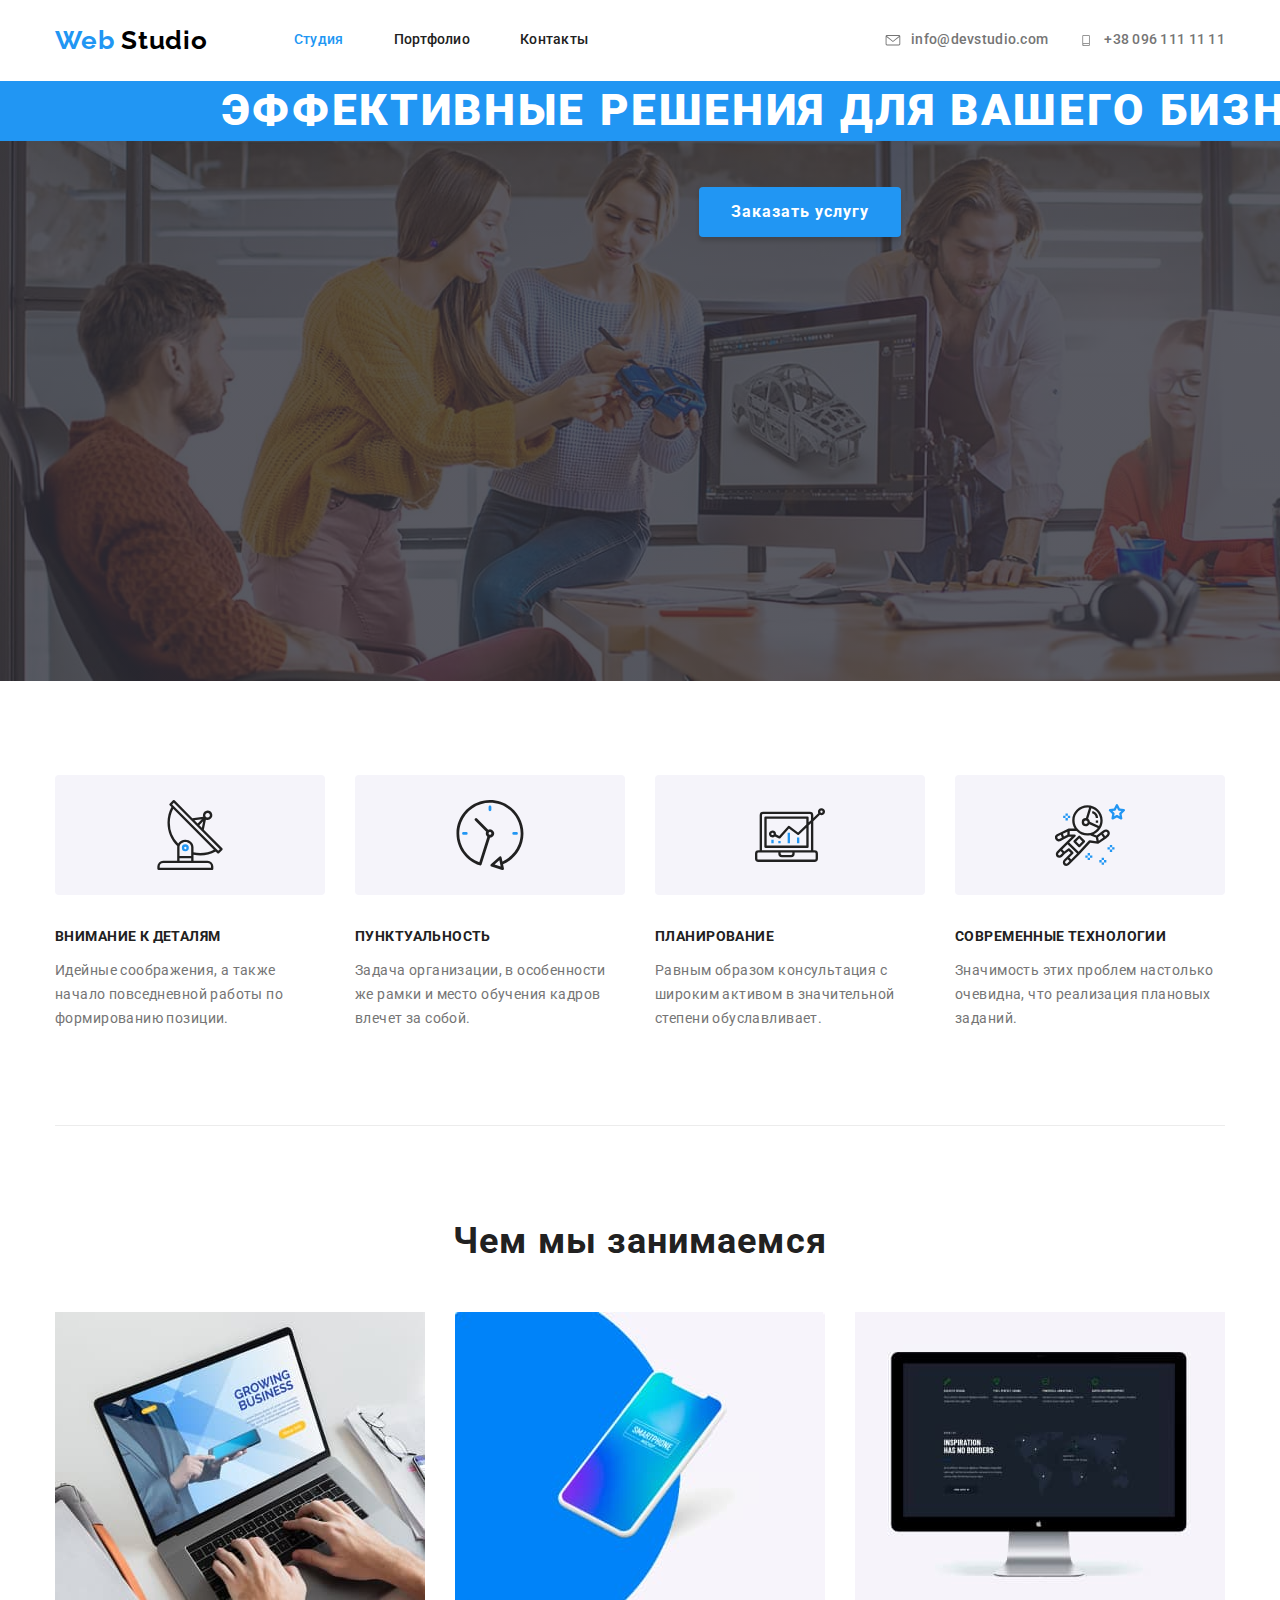
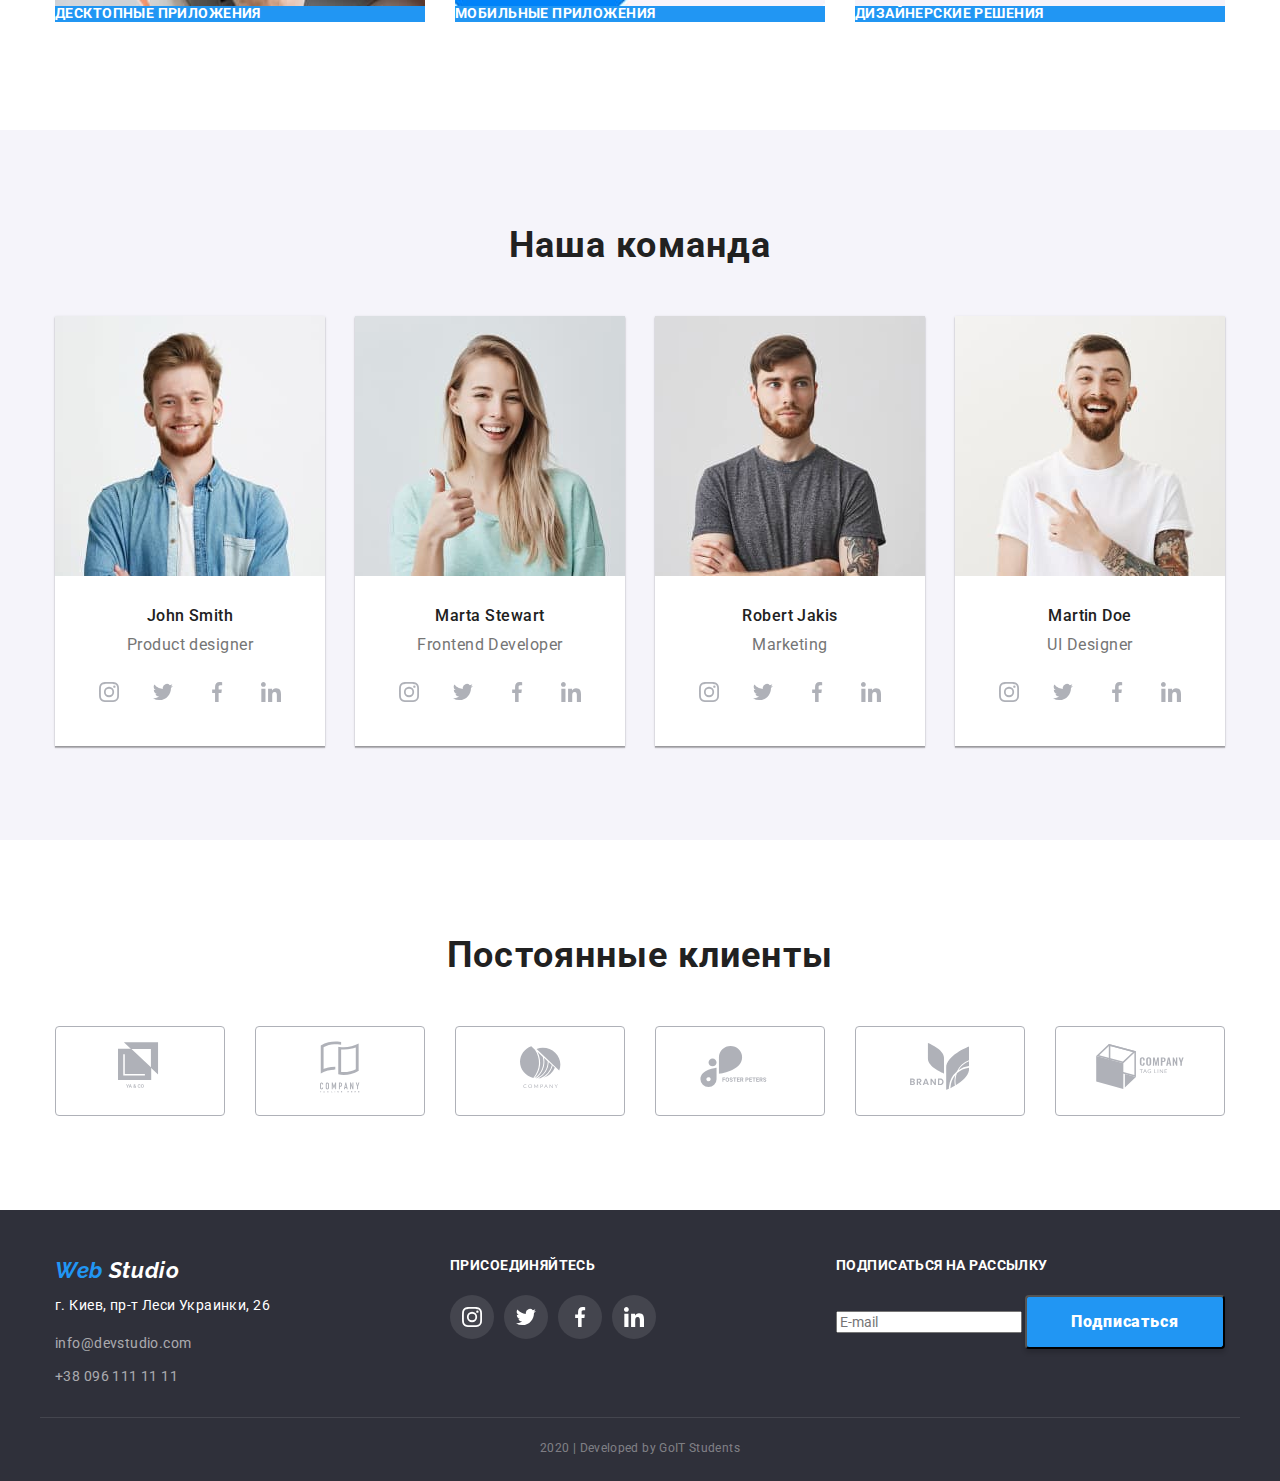
<file: index.html>
<!DOCTYPE html>
<html lang="ru">
<head>
  <meta charset="UTF-8">
  <meta name="viewport" content="width=device-width, initial-scale=1.0">
  <link href="https://fonts.googleapis.com/css2?family=Raleway:wght@700&family=Roboto:wght@400;500;700;900&display=swap" rel="stylesheet">
  <link
      rel="stylesheet"
      href="https://cdnjs.cloudflare.com/ajax/libs/modern-normalize/0.6.0/modern-normalize.min.css">
  <link rel="stylesheet" href="./css/styles.css">
  <title>Web Studio v.1</title>
</head>
<body>

  <header>
    <div class="container topline">
      <nav class="main-nav"> 
        <a href="./index.html" class="logo ancor"><span class="web">Web</span> Studio</a>
  
        <ul class="site-nav list">
          <li class="item"><a href="./index.html" class="link current ancor">Студия</a></li>
          <li class="item"><a href="./portfolio.html" class="link ancor">Портфолио</a></li>
          <li class="item"><a href="#" class="link ancor">Контакты</a></li>
        </ul>
      </nav>
  
      <ul class="site-auth list">
        <li class="item">
          <span class="site-auth-button">
            <a href="mailto:info@devstudio.com" class="site-auth-link link">
              <svg class="site-auth-icon" width="16" height="11.2">
              <use href="./images/sprite.svg#icon-mail"></use>
              </svg>
            info@devstudio.com</a>
          </span>
          
        </li>
        <li class="item">
          <span class="site-auth-button">
            <a href="tel:+380961111111" class="site-auth-link link">
              <svg class="site-auth-icon" width="10" height="14.94">
              <use href="./images/sprite.svg#icon-tel"></use>
            </svg>
              +38 096 111 11 11</a>
          </span>
        </li>
      </ul>
    </div>
  </header>



  <main>
    <!-- Hero -->
    <section class="hero">

      <div class="overlay">
        <h1 class="hero-title">эффективные решения для вашего бизнеса</h1>
        <a href="#" class="button ancor">Заказать услугу</a>
      </div>
    </section>

    <!-- Advantages -->
    <section class="advantages"> 
      
      <div class="container">
        <h2 class="visually-hidden">Преимущества</h2>
        <ul class="list advantages-list">
          <li class="advantages-item">
            <div class="advantages-icon-bcg">
              <svg class="advantages-icon" width="70" height="70">
                <use href="./images/sprite.svg#icon-antenna"></use>
              </svg>
            </div>
            <h3 class="advantages-titles">Внимание к деталям</h3>
            <p class="advantages-text">Идейные соображения, а также начало повседневной работы по формированию позиции.</p>
          </li>
          <li class="advantages-item">
            <div class="advantages-icon-bcg">
              <svg class="advantages-icon" width="70" height="70">
                <use href="./images/sprite.svg#icon-clock"></use>
              </svg>
            </div>
            <h3 class="advantages-titles">Пунктуальность</h3>
            <p class="advantages-text">Задача организации, в особенности же рамки и место обучения кадров влечет за собой.</p>
          </li>
          <li class="advantages-item">
            <div class="advantages-icon-bcg">
              <svg class="advantages-icon" width="70" height="70">
                <use href="./images/sprite.svg#icon-diagram"></use>
              </svg>
            </div>
            <h3 class="advantages-titles">Планирование</h3>
            <p class="advantages-text">Равным образом консультация с широким активом в значительной степени обуславливает.</p>
          </li>
          <li class="advantages-item">
            <div class="advantages-icon-bcg">
              <svg class="advantages-icon" width="70" height="70">
                <use href="./images/sprite.svg#icon-astronaut"></use>
              </svg>
            </div>
            <h3 class="advantages-titles">Современные технологии</h3>
            <p class="advantages-text">Значимость этих проблем настолько очевидна, что реализация плановых заданий.</p>
          </li>
        </ul>
      </div>
    </section>

    <!-- What we do -->
    <section class="specialization">

      <h2 class="section-title">Чем мы занимаемся</h2>
      <div class="container">
        <ul class="list spec-list">
          <li class="spec-item">
            <img src="./images/desctop.jpg" alt="Ноутбук" width="370">
            <h3 class="spec-titles">Десктопные приложения</h3>
          </li>
          <li class="spec-item">
            <img src="./images/smartphone.jpg" alt="Смартфон" width="370">
            <h3 class="spec-titles">Мобильные приложения</h3>
          </li>
          <li class="spec-item">
            <img src="./images/comp.jpg" alt="Дизайн" width="370">
            <h3 class="spec-titles">Дизайнерские решения</h3>
          </li>
        </ul>
      </div>
    </section>

    <!-- Our team -->
    <section class="team">

      <h2 class="section-title">Наша команда</h2>
      <div class="container">
        <ul class="team-list list">
          <li class="team-item">
            <img src="./images/John.jpg" alt="John Smith" width="270">
            <h3 class="team-names">John Smith</h3>
            <p class="team-jobs">Product designer</p>
            <ul class="icons-list list">
              <li>
                <a href="" aria-label="Ссылка на Instagram">
                <svg class="team-icon" width="44" height="44">
                  <use href="./images/sprite.svg#icon-insta"></use>
                </svg>
              </a>
            </li>
              <li><a href="" aria-label="Ссылка на Twitter">
                <svg class="team-icon" width="44" height="44">
                  <use href="./images/sprite.svg#icon-twit"></use>
                </svg>
              </a>
            </li>
              <li><a href="" aria-label="Ссылка на Facebook">
                <svg class="team-icon" width="44" height="44">
                  <use href="./images/sprite.svg#icon-fb"></use>
                </svg>
              </a>
            </li>
              <li><a href="" aria-label="Ссылка на Linkedin">
                <svg class="team-icon" width="44" height="44">
                  <use href="./images/sprite.svg#icon-in"></use>
                </svg>
              </a>
            </li>
            </ul>
          </li>
          <li class="team-item">
            <img src="./images/Marta.jpg" alt="Marta Stewart" width="270">
            <h3 class="team-names">Marta Stewart</h3>
            <p class="team-jobs">Frontend Developer</p>
            <ul class="icons-list list">
              <li>
                <a href="" aria-label="Ссылка на Instagram">
                <svg class="team-icon" width="44" height="44">
                  <use href="./images/sprite.svg#icon-insta"></use>
                </svg>
              </a>
            </li>
              <li><a href="" aria-label="Ссылка на Twitter">
                <svg class="team-icon" width="44" height="44">
                  <use href="./images/sprite.svg#icon-twit"></use>
                </svg>
              </a>
            </li>
              <li><a href="" aria-label="Ссылка на Facebook">
                <svg class="team-icon" width="44" height="44">
                  <use href="./images/sprite.svg#icon-fb"></use>
                </svg>
              </a>
            </li>
              <li><a href="" aria-label="Ссылка на Linkedin">
                <svg class="team-icon" width="44" height="44">
                  <use href="./images/sprite.svg#icon-in"></use>
                </svg>
              </a>
            </li>
            </ul>
          </li>
          <li class="team-item">
            <img src="./images/Robert.jpg" alt="Robert Jakis" width="270">
            <h3 class="team-names">Robert Jakis</h3>
            <p class="team-jobs">Marketing</p>
            <ul class="icons-list list">
              <li>
                <a href="" aria-label="Ссылка на Instagram">
                <svg class="team-icon" width="44" height="44">
                  <use href="./images/sprite.svg#icon-insta"></use>
                </svg>
              </a>
            </li>
              <li><a href="" aria-label="Ссылка на Twitter">
                <svg class="team-icon" width="44" height="44">
                  <use href="./images/sprite.svg#icon-twit"></use>
                </svg>
              </a>
            </li>
              <li><a href="" aria-label="Ссылка на Facebook">
                <svg class="team-icon" width="44" height="44">
                  <use href="./images/sprite.svg#icon-fb"></use>
                </svg>
              </a>
            </li>
              <li><a href="" aria-label="Ссылка на Linkedin">
                <svg class="team-icon" width="44" height="44">
                  <use href="./images/sprite.svg#icon-in"></use>
                </svg>
              </a>
            </li>
            </ul>
          </li>
          <li class="team-item">
            <img src="./images/Martin.jpg" alt="Martin Doe" width="270">
            <h3 class="team-names">Martin Doe</h3>
            <p class="team-jobs">UI Designer</p>
            <ul class="icons-list list">
              <li>
                <a href="" aria-label="Ссылка на Instagram">
                <svg class="team-icon" width="44" height="44">
                  <use href="./images/sprite.svg#icon-insta"></use>
                </svg>
              </a>
            </li>
              <li><a href="" aria-label="Ссылка на Twitter">
                <svg class="team-icon" width="44" height="44">
                  <use href="./images/sprite.svg#icon-twit"></use>
                </svg>
              </a>
            </li>
              <li><a href="" aria-label="Ссылка на Facebook">
                <svg class="team-icon" width="44" height="44">
                  <use href="./images/sprite.svg#icon-fb"></use>
                </svg>
              </a>
            </li>
              <li><a href="" aria-label="Ссылка на Linkedin">
                <svg class="team-icon" width="44" height="44">
                  <use href="./images/sprite.svg#icon-in"></use>
                </svg>
              </a>
            </li>
            </ul>
          </li>
        </ul>
      </div>
    </section>

    <!-- Regular customers -->
    <section class="customers">

      <h2 class="section-title">Постоянные клиенты</h2>
      <div class="container">
        <ul class="list customers-list">
          <li class="customers-item">
            <div class="customers-link">
              <a href="#" aria-label="Ссылка на YA&CO">
                <svg class="customers-icon" width="44.27" height="49.23">
                  <use href="./images/sprite.svg#icon-client1"></use>
                </svg>
              </div>
            </a>
          </li>
          <li class="customers-item">
            <div class="customers-link">
              <a href="#" aria-label="Ссылка на Company tagline here">
                <svg class="customers-icon" width="40" height="52">
                  <use href="./images/sprite.svg#icon-client2"></use>
                </svg> 
              </a>
            </div>
          </li> 
          <li class="customers-item">
            <div class="customers-link">
              <a href="#" aria-label="Ссылка на Company">
                <svg class="customers-icon" width="41" height="42.6">
                  <use href="./images/sprite.svg#icon-client3"></use>
                </svg> 
              </a>
            </div>
          </li>
          <li class="customers-item"> 
            <div class="customers-link">
              <a href="#" aria-label="Ссылка на Foster Peters">
                <svg class="customers-icon" width="79.66" height="42.02">
                  <use href="./images/sprite.svg#icon-client4"></use>
                </svg> 
              </a>
            </div>
          </li>
          <li class="customers-item">
            <div class="customers-link">
              <a href="#" aria-label="Ссылка на Brand">
                <svg class="customers-icon" width="59" height="47">
                  <use href="./images/sprite.svg#icon-client5"></use>
                </svg> 
              </a>
            </div>
          <li class="customers-item">
            <div class="customers-link">
              <a href="#" aria-label="Ссылка на Compane tag line">
                <svg class="customers-icon" width="88.48" height="45.44">
                  <use href="./images/sprite.svg#icon-client6"></use>
                </svg> 
              </a>
            </div>
          </li>
        </ul>
      </div>
    </section>
    
  </main>

  <!-- Footer -->  
  <footer class="footer">

    <div class="container footer-flex">
      <address class="address footer-container">
        <p class="footer-logo"><span class="web">Web</span> Studio</p>
        <p class="exact-address">г. Киев, пр-т Леси Украинки, 26</p> 
        <a href="mailto:info@devstudio.com" class="footer-contact ancor">info@devstudio.com</a>
        <a href="tel:+380961111111" class="footer-contact ancor">+38 096 111 11 11</a>
      </address>
  
      <div class="connect-container footer-container">
        <p class="connect">Присоединяйтесь</p>
        <ul class="icons-list list">
          <li>
            <a href="" aria-label="Ссылка на Instagram">
            <svg class="team-icon" width="44" height="44">
              <use href="./images/sprite.svg#icon-insta"></use>
            </svg>
          </a>
        </li>
          <li><a href="" aria-label="Ссылка на Twitter">
            <svg class="team-icon" width="44" height="44">
              <use href="./images/sprite.svg#icon-twit"></use>
            </svg>
          </a>
        </li>
          <li><a href="" aria-label="Ссылка на Facebook">
            <svg class="team-icon" width="44" height="44">
              <use href="./images/sprite.svg#icon-fb"></use>
            </svg>
          </a>
        </li>
          <li><a href="" aria-label="Ссылка на Linkedin">
            <svg class="team-icon" width="44" height="44">
              <use href="./images/sprite.svg#icon-in"></use>
            </svg>
          </a>
        </li>
      </ul>
      </div>
        
      <div class="footer-container">
        <p class="connect">Подписаться на рассылку</p>
        <input type="email" placeholder="E-mail" class="email">
        <button class="button btn-add">Подписаться</button>
      </div>
    </div>
    <p class="copyright">2020 | Developed by GoIT Students </p> 
    
  </footer>
</body>
</html>
</file>
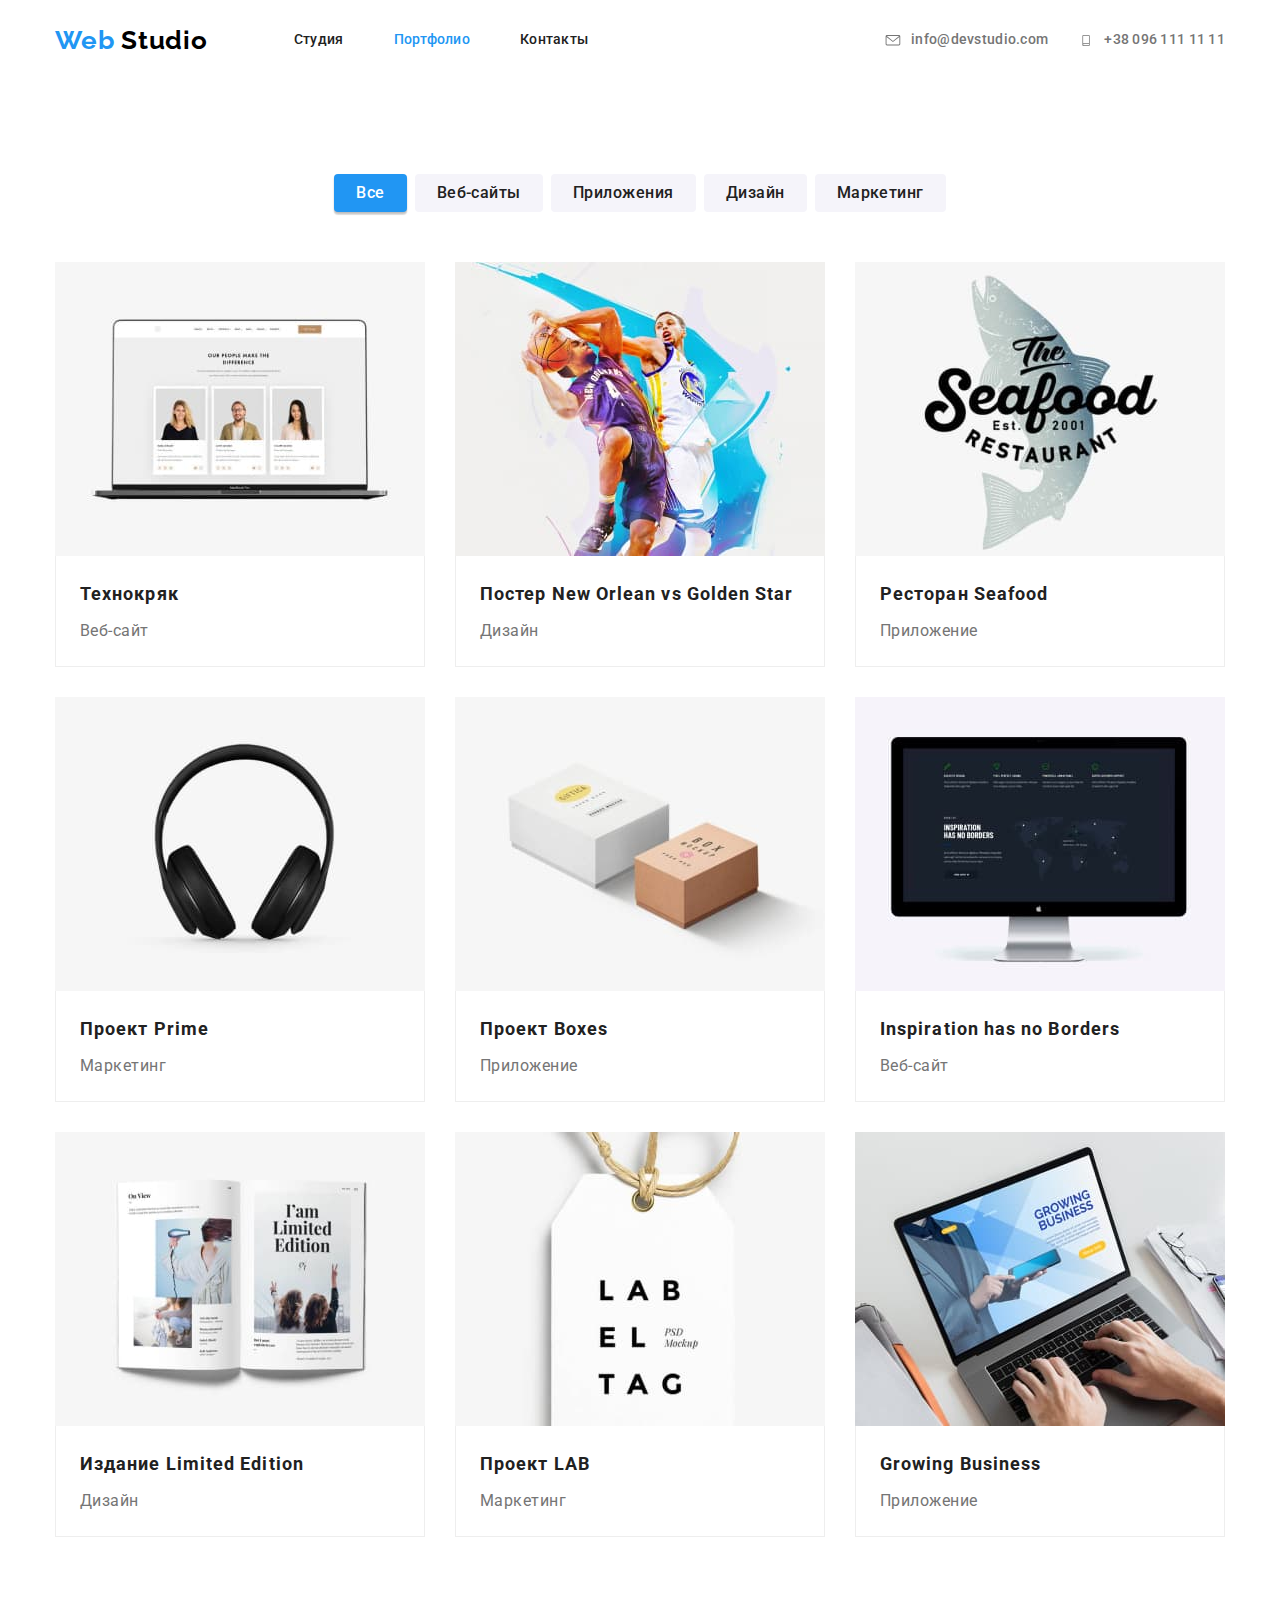
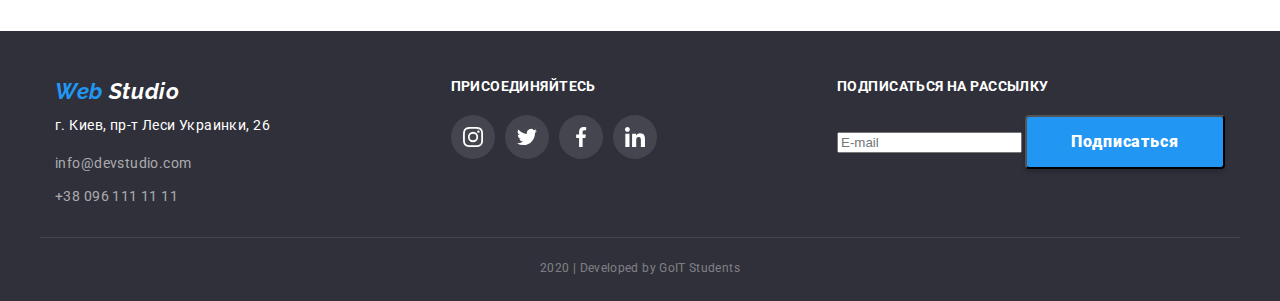
<file: portfolio.html>
<!DOCTYPE html>
<html lang="en">
<head>
  <meta charset="UTF-8">
  <meta name="viewport" content="width=device-width, initial-scale=1.0">
  <link href="https://fonts.googleapis.com/css2?family=Raleway:wght@700&family=Roboto:wght@400;500;700;900&display=swap" rel="stylesheet">
  <link rel="stylesheet" href="./css/styles.css">
  <title>Portfolio</title>
</head>
<body>

  <header>
    <div class="container topline">
      <nav class="main-nav"> 
        <a href="./index.html" class="logo ancor"><span class="web">Web</span> Studio</a>
  
        <ul class="site-nav list">
          <li class="item"><a href="./index.html" class="link ancor">Студия</a></li>
          <li class="item"><a href="./portfolio.html" class="link current ancor">Портфолио</a></li>
          <li class="item"><a href="#" class="link ancor">Контакты</a></li>
        </ul>
      </nav>
  
      <ul class="site-auth list">
        <li class="item">
          <span class="site-auth-button">
            <a href="mailto:info@devstudio.com" class="site-auth-link link">
              <svg class="site-auth-icon" width="16" height="11.2">
              <use href="./images/sprite.svg#icon-mail"></use>
              </svg>
            info@devstudio.com</a>
          </span>
          
        </li>
        <li class="item">
          <span class="site-auth-button">
            <a href="tel:+380961111111" class="site-auth-link link">
              <svg class="site-auth-icon" width="10" height="14.94">
              <use href="./images/sprite.svg#icon-tel"></use>
            </svg>
              +38 096 111 11 11</a>
          </span>
        </li>
      </ul>
    </div>
  </header>


  <main class="main">

  <!-- Filters -->
  <section class="filters">
    <h2 class="visually-hidden">Фильтры</h2> 
    <ul class="list container">
      <div class="filters-list">
        <li class="item"><a href="#" class="button-primary ancor">Все</a></li>
        <li class="item"><a href="#" class="button-secondary ancor">Веб-сайты</a></li>
        <li class="item"><a href="#" class="button-secondary ancor">Приложения</a></li>
        <li class="item"><a href="#" class="button-secondary ancor">Дизайн</a></li>
        <li class="item"><a href="#" class="button-secondary ancor">Маркетинг</a></li>
      </div>
    </ul>
  </section>

  
  <!-- Rows -->
  <section class="rows">
    <h1 class="visually-hidden">Примеры работ</h1> 
    <div class="container">
      <ul class="examples list flex-examples">
        <li class="flex-examples-elements">
          <a href="#"><img src="./images/techno.jpg" alt="Технокряк" width="370"></a>
          <div class="card-content">
            <p class="examples-text">Технокряк это современная площадка распространения коронавируса. Компании используют эту платформу для цифрового шпионажа и атак на защищённые сервера конкурентов.</p>
            <h2 class="examples-headings">Технокряк</h2>
            <p class="examples-type">Веб-сайт</p>
          </div>
        </li>
        <li class="flex-examples-elements">
          <a href="#"><img src="./images/poster.jpg" alt="Постер New Orlean vs Golden Stars" width="370"></a>
          <div class="card-content">
            <p class="examples-text">Технокряк это современная площадка распространения коронавируса. Компании используют эту платформу для цифрового шпионажа и атак на защищённые сервера конкурентов.</p>
            <h2 class="examples-headings">Постер New Orlean vs Golden Star</h2>
            <p class="examples-type">Дизайн</p>
          </div>
        </li>
        <li class="flex-examples-elements">
          <a href="#"><img src="./images/seafood.jpg" alt="Ресторан Seafood" width="370"></a>
          <div class="card-content">
            <p class="examples-text">Технокряк это современная площадка распространения коронавируса. Компании используют эту платформу для цифрового шпионажа и атак на защищённые сервера конкурентов.</p>
            <h2 class="examples-headings">Ресторан Seafood</h2>
            <p class="examples-type">Приложение</p>
          </div>
        </li>
        <li class="flex-examples-elements">
          <a href="#"><img src="./images/headphones.jpg" alt="Наушники" width="370"></a>
          <div class="card-content">
            <p class="examples-text">Технокряк это современная площадка распространения коронавируса. Компании используют эту платформу для цифрового шпионажа и атак на защищённые сервера конкурентов.</p>
            <h2 class="examples-headings">Проект Prime</h2>
            <p class="examples-type">Маркетинг</p>
          </div>
        </li>
        <li class="flex-examples-elements">
          <a href="#"><img src="./images/boxes.jpg" alt="Ящики" width="370"></a>
          <div class="card-content">
            <p class="examples-text">Технокряк это современная площадка распространения коронавируса. Компании используют эту платформу для цифрового шпионажа и атак на защищённые сервера конкурентов.</p>
            <h2 class="examples-headings">Проект Boxes</h2>
            <p class="examples-type">Приложение</p>
          </div>
        </li>
        <li class="flex-examples-elements">
          <a href="#"><img src="./images/comp.jpg" alt="Монитор" width="370"></a>
          <div class="card-content">
            <p class="examples-text">Технокряк это современная площадка распространения коронавируса. Компании используют эту платформу для цифрового шпионажа и атак на защищённые сервера конкурентов.</p>
            <h2 class="examples-headings">Inspiration has no Borders</h2>
            <p class="examples-type">Веб-сайт</p>
          </div>
        </li>
        <li class="flex-examples-elements">
          <a href="#"><img src="./images/magazine.jpg" alt="Журнал" width="370"></a>
          <div class="card-content">
            <p class="examples-text">Технокряк это современная площадка распространения коронавируса. Компании используют эту платформу для цифрового шпионажа и атак на защищённые сервера конкурентов.</p>
            <h2 class="examples-headings">Издание Limited Edition</h2>
            <p class="examples-type">Дизайн</p>
          </div>
        </li>
        <li class="flex-examples-elements">
          <a href="#"><img src="./images/lab.jpg" alt="Этикетка" width="370"></a>
          <div class="card-content">
            <p class="examples-text">Технокряк это современная площадка распространения коронавируса. Компании используют эту платформу для цифрового шпионажа и атак на защищённые сервера конкурентов.</p>
            <h2 class="examples-headings">Проект LAB</h2>
            <p class="examples-type">Маркетинг</p>
          </div>
        </li>
        <li class="flex-examples-elements">
          <a href="#"><img src="./images/desctop.jpg" alt="Ноутбук" width="370"></a>
          <div class="card-content">
            <p class="examples-text">Технокряк это современная площадка распространения коронавируса. Компании используют эту платформу для цифрового шпионажа и атак на защищённые сервера конкурентов.</p>
            <h2 class="examples-headings">Growing Business</h2>
            <p class="examples-type">Приложение</p>
          </div>
        </li>
    </ul>
     
    </div>
    
  </section>

</main>

 <!-- Footer -->  
 <footer class="footer">

  <div class="container footer-flex">
    <address class="address footer-container">
      <p class="footer-logo"><span class="web">Web</span> Studio</p>
      <p class="exact-address">г. Киев, пр-т Леси Украинки, 26</p> 
      <a href="mailto:info@devstudio.com" class="footer-contact ancor">info@devstudio.com</a>
      <a href="tel:+380961111111" class="footer-contact ancor">+38 096 111 11 11</a>
    </address>

    <div class="connect-container footer-container">
      <p class="connect">Присоединяйтесь</p>
      <ul class="icons-list list">
        <li>
          <a href="" aria-label="Ссылка на Instagram">
          <svg class="team-icon" width="44" height="44">
            <use href="./images/sprite.svg#icon-insta"></use>
          </svg>
        </a>
      </li>
        <li><a href="" aria-label="Ссылка на Twitter">
          <svg class="team-icon" width="44" height="44">
            <use href="./images/sprite.svg#icon-twit"></use>
          </svg>
        </a>
      </li>
        <li><a href="" aria-label="Ссылка на Facebook">
          <svg class="team-icon" width="44" height="44">
            <use href="./images/sprite.svg#icon-fb"></use>
          </svg>
        </a>
      </li>
        <li><a href="" aria-label="Ссылка на Linkedin">
          <svg class="team-icon" width="44" height="44">
            <use href="./images/sprite.svg#icon-in"></use>
          </svg>
        </a>
      </li>
    </ul>
    </div>
      
    <div class="footer-container">
      <p class="connect">Подписаться на рассылку</p>
      <input type="email" placeholder="E-mail" class="email">
      <button class="button btn-add">Подписаться</button>
    </div>
    
  </div>
  <p class="copyright">2020 | Developed by GoIT Students </p> 
  
</footer>
</body>

</html>
</file>
<file: css/styles.css>
/* Палитра */
:root {
  --primary-text-color: #757575;
  --titles-text-color: #212121;
  --accent-text-color: #2196F3;
  --main-title-color: #FFFFFF;
  --logo-text-color: #000000;
  --header-background-color: #FFFFFF;
  --main-background-color: #ffffff;
  --team-background-color: #F5F4FA;
  --footer-background-color: #2F303A;
  --footer-opaque-color: rgba(255, 255, 255, 0.6);
  --signature-text-color: rgba(255, 255, 255, 0.4);
  --icons-color: #AFB1B8;
  --icons-footer-background: rgba(255, 255, 255, 0.1);
}

/* Утилиты */
html {
  box-sizing: border-box;
}

*,
*::before,
*::after {
  box-sizing: inherit;
}

/* хотя можно было просто к <ul> и <a> применить глобально */
.list {
  list-style: none;
  padding: 0;
  margin: 0;
}

.ancor {
  text-decoration: none;
  cursor: pointer;
}

img {
 display: block;
 max-width: 100%;
 height: auto;
}

h1, h2, h3 {
  margin-top: 0;
}

.visually-hidden {
  position: absolute;
  clip: rect(0 0 0 0);
  width: 1px;
  height: 1px;
  margin: -1px;
}

body {
  color: var(--primary-text-color);
  font-family: Roboto, sans-serif;
  font-weight: 400;
  font-size: 14px;
  line-height: 1.71;
  margin: 0;
  
}

.container {
  width: 1200px;
  padding-left: 15px;
  padding-right: 15px;
  margin-left: auto;
  margin-right: auto;
  /* outline: 1px solid red; */
 
}



/* Header */

header {
  background-color: var(--header-background-color);
}

.logo {
  display: block;
  padding-top: 25px;
  padding-bottom: 25px;

  font-family: Raleway;
  font-style: normal;
  font-weight: 700;
  font-size: 26px;
  line-height: 1.19;
  letter-spacing: 0.03em;
  color: var(--logo-text-color);
  }

.logo .web {
  color: var(--accent-text-color);
}

/* Whole header */
.topline {
  display: flex;
  align-items: center;
}


/* Main nav  */
.main-nav {
  display: flex;
  
}

/* Site nav */
.site-nav {
  display: flex;
  margin-left: 86px;
}

.site-nav .item + .item {
  margin-left: 50px;
}

.site-nav .link {
  display: block;
  padding-top: 32px;
  padding-bottom: 32px;

  font-weight: 500;
  line-height: 1.14;
  letter-spacing: 0.02em;
  color: var(--titles-text-color);
  
}

.site-nav .link:hover,
.site-nav .link:focus {
  color: var(--accent-text-color);
}

.site-nav .link.current {
  color: var(--accent-text-color);
}

/* Site auth */
.site-auth {
  display: flex;
  margin-left: auto;
}

.site-auth .item + .item {
  margin-left: 30px;
}

.site-auth-button {
  display: inline-block;
  padding-top: 32px;
  padding-bottom: 32px; 
  color: var(--primary-text-color);
}

.site-auth-button .link {
  font-weight: 500;
  line-height: 1.14;
  letter-spacing: 0.02em;
  text-decoration: none;
  cursor: pointer;
  color: var(--primary-text-color);
}

.site-auth-link {
  display: flex;
  align-items: center;
  text-decoration: none;
  color: var(--primary-text-color);
}

.site-auth-icon {
  width: 16px;
  height: 11px;
  margin-right: 10px;
}

.site-auth-button:hover a, 
.site-auth-button:focus a {
  color: var(--accent-text-color);
}

.site-auth-button:hover svg, 
.site-auth-button:focus svg {
  --color4: var(--accent-text-color);
}


/* Hero */
.hero {
  text-align: center;
}

.hero .hero-title {
  margin-top: o;
  margin-bottom: 46px;
  
  font-weight: 900;
  font-size: 44px;
  line-height: 1.36;
  letter-spacing: 0.06em;
  text-transform: uppercase;
  color: var(--main-title-color);
  background-color: #2196F3; /* will be removed later */
}

.overlay {
  min-width: 1600px;
  height: 600px;
  margin-left: 0;
  margin-right: 0;
  
  background-image: linear-gradient(
    to right, 
    rgba(47, 48, 58, 0.8),
    rgba(47, 48, 58, 0.8)
  ),
  url('../images/Header.jpg');

  background-repeat: no-repeat;
  background-position: center;
  background-size: cover;

  background-color: black;
}

/* Buttons */
/* button for index.html */
.button {
  display: inline-block;
  border-radius: 4px;
  padding: 10px 32px;
  min-width: 200px;
  text-align: center;

  font-weight: 700;
  font-size: 16px;
  line-height: 1.87;
  letter-spacing: 0.06em;
  color: var(--main-title-color);
  background-color: var(--accent-text-color);
  box-shadow: 0px 4px 4px rgba(0, 0, 0, 0.15);

}

/* buttons for portfolio.html */
.button-primary {
  display: inline-block;
  border-radius: 4px;
  padding: 6px 22px;
  text-align: center;

  font-weight: 500;
  font-size: 16px;
  line-height: 1.62;
  letter-spacing: 0.03em;
  color: var(--main-title-color);
  background-color: var(--accent-text-color);
  box-shadow: 0px 2px 2px rgba(0, 0, 0, 0.12), 0px 1px 2px rgba(0, 0, 0, 0.08), 0px 3px 1px rgba(0, 0, 0, 0.1);

}

.button-secondary {
  display: inline-block;
  border-radius: 4px;
  padding: 6px 22px;
  text-align: center;

  font-weight: 500;
  font-size: 16px;
  line-height: 1.62;
  letter-spacing: 0.03em;
  color: var(--titles-text-color);
  background-color: var(--team-background-color);
}

/* Advantages */
.advantages {
  padding-top: 94px;
  
  background-color: var(--main-background-color);
}

.advantages-list {
  display: flex;
  flex-wrap: wrap;
  padding-bottom: 94px;

  border-bottom: 1px solid #ECECEC;
}

.advantages .advantages-titles {
  margin-top: 30px;
  margin-bottom: 10px;

  font-weight: 700;
  font-size: 14px;
  line-height: 1.14x;
  letter-spacing: 0.03em;
  text-transform: uppercase;
  color: var(--titles-text-color);
}

.advantages .advantages-text {
  margin-top: 0;
  margin-bottom: 0;

  letter-spacing: 0.03em;
}

.advantages-item {
  width: calc((100% - 90px) / 4);
}

.advantages-item + .advantages-item {
  margin-left: 30px;
}

.advantages-icon {
  width: 70px;
  height: 70px;
}
.advantages-icon-bcg {
  display: flex;
  width: 270px;
  height: 120px;
  justify-content: center;
  align-items: center;
  background-color: var(--team-background-color);
  border-radius: 4px;
}

/* General for specialization, team and customers h2*/
.section-title {
  margin-bottom: 50px;

  font-weight: 700;
  font-size: 36px;
  line-height: 1.17;
  text-align: center;
  letter-spacing: 0.03em;
  color: var(--titles-text-color);
  
}

/* What we do */
.spec-list {
  display: flex;
  flex-wrap: wrap;
}

.spec-item {
  width: calc((100% - 60px) / 3);
}

.spec-item + .spec-item {
  margin-left: 30px;
}

.specialization {
  padding-top: 94px;
  padding-bottom: 94px;

  background-color: var(--main-background-color);
}

.specialization .spec-titles {
  font-weight: 700;
  font-size: 14px;
  line-height: 1.14;
  letter-spacing: 0.03em;
  text-transform: uppercase;
  color: var(--main-title-color);
  background-color: var(--accent-text-color); /* временно */
}

/* Our team */
.team {
  padding-top: 94px;
  padding-bottom: 94px;

  background-color: var(--team-background-color);
}

.team-list {
  display: flex;
  flex-grow: wrap;
}

.team-item {
  width: calc((100% - 90px) / 4);
  text-align: center;
  box-shadow: 0px 2px 1px rgba(0, 0, 0, 0.2), 0px 1px 1px rgba(0, 0, 0, 0.14), 0px 1px 3px rgba(0, 0, 0, 0.12);
  background: #FFFFFF;
  /* border-radius: 4px;
  overflow: hidden; */
}

.team-item + .team-item {
  margin-left: 30px;
}

.team .team-names {
  padding-top: 30px;
  margin-bottom: 10px;

  font-weight: 500;
  font-size: 16px;
  line-height: 1.19;
  letter-spacing: 0.03em;
  color: var(--titles-text-color);
}

.team .team-jobs {
  margin-top: 0;
  margin-bottom: 16px;

  font-size: 16px;
  line-height: 1.19;
  letter-spacing: 0.03em;
}

.icons-list {
  display: flex;
  justify-content: center;
  padding-bottom: 24px;
}

.icons-list > li + li {
  margin-left: 10px;
}

.team-icon {
  width: 44px;
  height: 44px;
  fill: var(--icons-color);
  border-radius: 50%;
}

.team-icon:hover,
.team-icon:focus {
  fill: var(--main-title-color);
  background-color: var(--accent-text-color);
}

/* Regular customers */
.customers {
  padding-top: 94px;
  padding-bottom: 94px;

  background-color: var(--main-background-color);
}

.customers-list {
  display: flex;
  flex-wrap: wrap;
  justify-content: center;
}

.customers-item + .customers-item {
  margin-left: 30px;
}

.customers-item {
  display: inline-flex;
  width: calc((100% - 150px) / 6);
  height: 90px;
}

.customers-link {
  display: flex;
  justify-content: center;
  align-items: center;
  width: 170px;
  height: 90px;

  border: 1px solid var(--icons-color);
  border-radius: 4px;
  cursor: pointer;
}

.customers-icon {
  display: inline-flex; 
  fill: var(--icons-color);
}

.customers-link:hover .customers-icon {
  fill: var(--accent-text-color);   
}

.customers-link:hover {
  border-color: #2196F3;
}


/* Footer */
/* Adress  */
.footer {
  background-color: var(--footer-background-color);
}

.footer-flex {
  display: flex;
  justify-content: space-between;

  border-bottom: 1px solid rgba(255, 255, 255, 0.1);
}

.footer-container {
  display: block; 
}

.footer-logo {
  display: block;
  margin-top: 48px;
  margin-bottom: 10px;

  font-family: Raleway;
  font-weight: 700;
  font-size: 22px;
  line-height: 1.18;
  letter-spacing: 0.03em;
  color: var(--main-title-color);
}

.footer-logo .web{
  color: var(--accent-text-color);
}

.address {
  padding-bottom: 28px;
}

.address .exact-address {
  margin-top: 0;
  
  font-style: normal;
  letter-spacing: 0.03em;
  color: var(--main-title-color);
}

.address .footer-contact {
  display: block;
  margin-top: 9px;

  font-style: normal;
  letter-spacing: 0.03em;
  color: var(--footer-opaque-color);
}

/* Connect social  */

.footer .connect {
  margin-top: 48px;
  margin-bottom: 21px;

  font-weight: 700;
  line-height: 1.14;
  letter-spacing: 0.03em;
  text-transform: uppercase;
  color: var(--main-title-color);
}

.footer-container .team-icon {
  width: 44px;
  height: 44px;
  fill: var(--main-title-color);
  border-radius: 50%;
  background-color: var(--icons-footer-background);
}

.team-icon:hover,
.team-icon:focus {
  fill: var(--main-title-color);
  background-color: var(--accent-text-color);
}

.connect .email {
  display: block;

  font-size: 16px;
  line-height: 1.87;
  letter-spacing: 0.03em;
  color: var(--footer-opaque-color);
}

input::placeholder {
  width: 270px;
}

.btn-add {
  font-weight: 900;
  font-family: Roboto;
}

.copyright {
  padding-top: 18px;
  padding-bottom: 21px;
  margin-bottom: 0;
  margin-top: 0;

  font-size: 12px;
  line-height: 2;
  text-align: center;
  letter-spacing: 0.03em;
  color: var(--signature-text-color);
}

/* Portfolio.css (exept buttons) */
/* Filters  */
.filters {
  padding-top: 93px;
  padding-bottom: 50px;
}

.filters-list {
  display: flex;
  justify-content: center;
}

.filters-list .item + .item {
  margin-left: 8px;
}

/* Examples  */
.rows {
  padding-bottom: 94px;
}
.flex-examples {
  display: flex;
  flex-wrap: wrap;
}

.flex-examples-elements {
  width: calc((100% - 60px) / 3);
  /* border-top-left-radius: 5px;
  border-top-right-radius: 5px; */
  overflow: hidden;
}

.flex-examples-elements:not(:nth-child(3n)) {
  margin-right: 30px;
}

.flex-examples-elements:not(:nth-last-child(-n+3)) {
  margin-bottom: 30px;
}

.flex-examples-elements:hover,
.flex-examples-elements:focus {
  box-shadow: 1px 4px 6px rgba(0, 0, 0, 0.16), 0px 4px 4px rgba(0, 0, 0, 0.06), 0px 1px 1px rgba(0, 0, 0, 0.12);
  
}

.card-content {
  border-bottom: 1px solid #EEEEEE;
  border-left: 1px solid #EEEEEE;
  border-right: 1px solid #EEEEEE;
  /* border-bottom-left-radius: 5px;
  border-bottom-right-radius: 5px;
  overflow: hidden; */

}

.examples .examples-headings {
  padding-top: 20px;
  margin-bottom: 4px;
  padding-left: 24px;
  padding-right: 24px;

  font-weight: 700;
  font-size: 18px;
  line-height: 2;
  letter-spacing: 0.06em;
  color: var(--titles-text-color);
}

.examples .examples-type {
  margin-top: 0;
  margin-bottom: 0;
  padding-bottom: 20px;
  padding-left: 24px;
  padding-right: 24px;

  font-style: normal;
  font-size: 16px;
  line-height: 1.87;
  letter-spacing: 0.03em;
  color: var(--primary-text-color);
}

.examples .examples-text {
  display: none;   /* временно */

  font-size: 18px;
  line-height: 1.55;
  letter-spacing: 0.03em;
  color: var(--main-title-color);
  background-color: var(--accent-text-color); /* temporary */
}

.main {
  background-color: var(--main-title-color);
}
</file>
